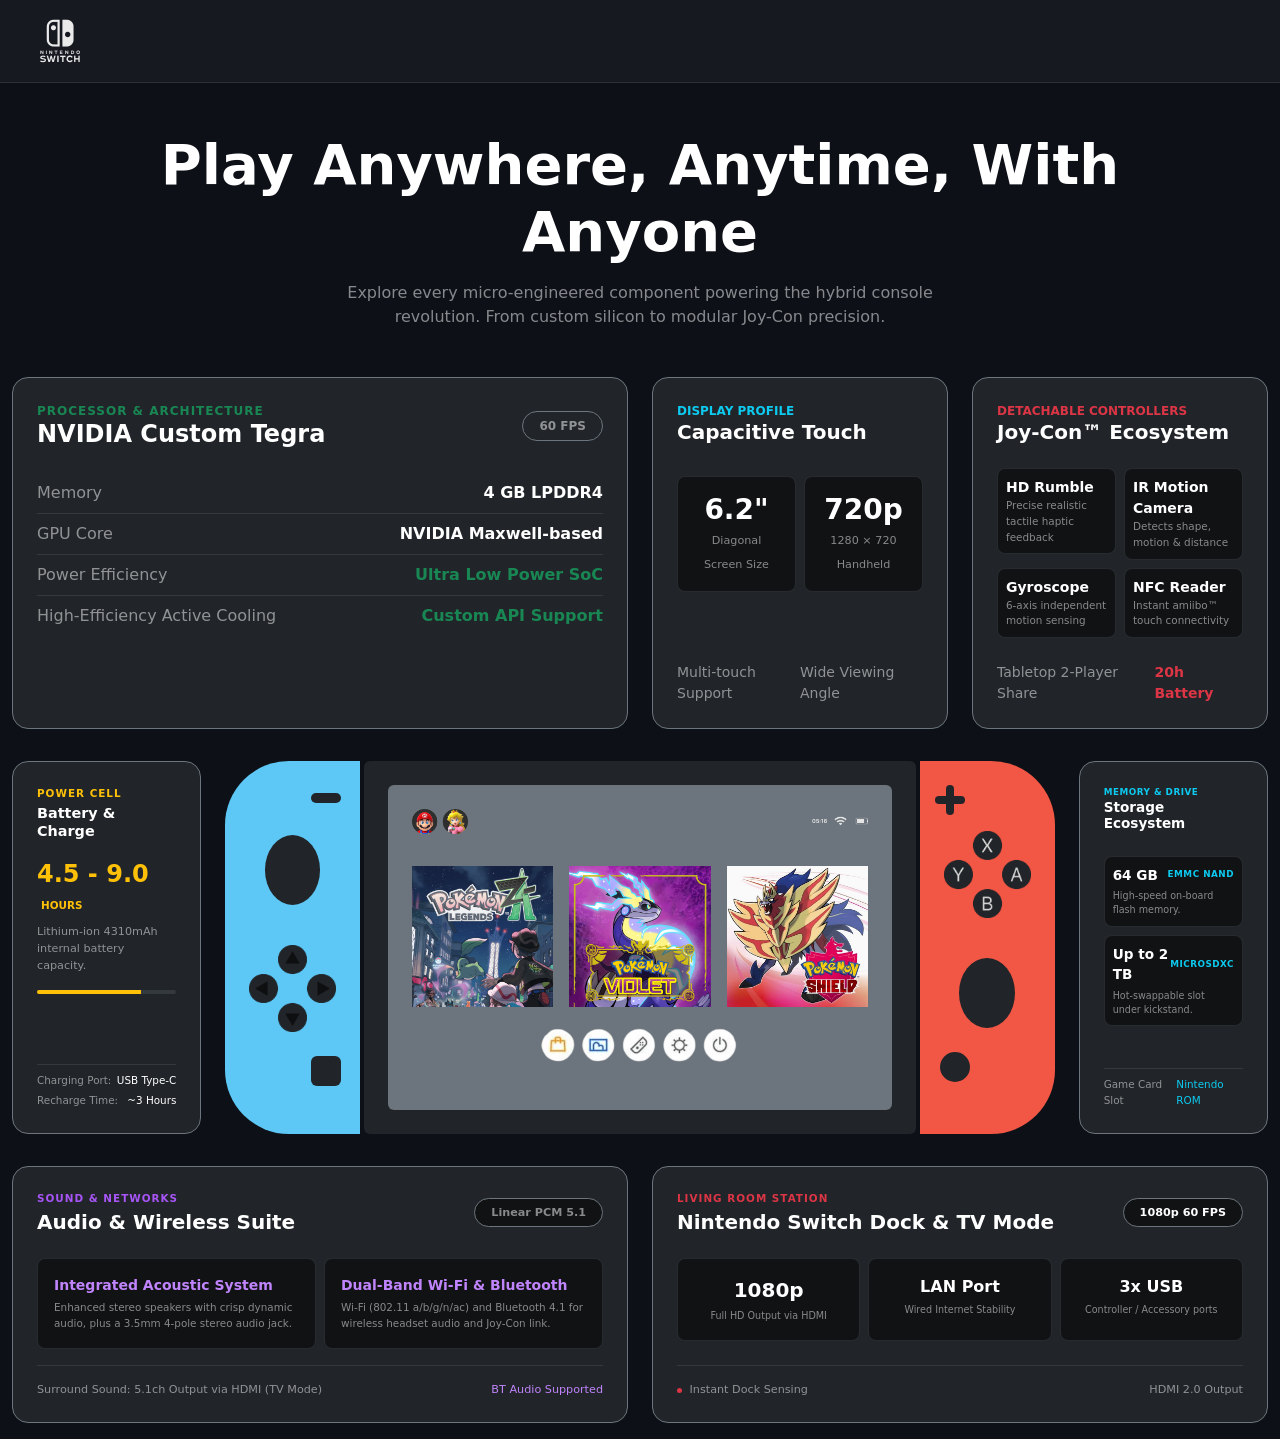
<file: index.html>
<!doctype html>
<html lang="en">
  <head>
    <meta charset="UTF-8" />
    <meta name="viewport" content="width=device-width, initial-scale=1.0" />
    <title>Bento Layout</title>
    <link
      href="https://cdn.jsdelivr.net/npm/bootstrap@5.3.8/dist/css/bootstrap.min.css"
      rel="stylesheet"
      integrity="sha384-sRIl4kxILFvY47J16cr9ZwB07vP4J8+LH7qKQnuqkuIAvNWLzeN8tE5YBujZqJLB"
      crossorigin="anonymous"
    />
    <link href="styles.css" rel="stylesheet" />
  </head>

  <body class="bg-color">
      <nav class="navbar navbar-expand-lg glass-menu container-fluid px-4 py-3">
        <div class="container-fluid">
          <img src="assets/img/logo_white.png" alt="Logo" />
        </div>
      </nav>

    <div class="container text-center text-white my-5">
      <h1 class="display-4 fw-bold mb-3">
        Play Anywhere, Anytime, With Anyone
      </h1>
      <p class="text-white-50 mx-auto w-75" style="max-width: 600px">
        Explore every micro-engineered component powering the hybrid console
        revolution. From custom silicon to modular Joy-Con precision.
      </p>
    </div>

    <div class="container-fluid">
      <!-- First Row -->
      <div class="row g-4">
        <div class="col-12 col-lg-6">
          <div
            class="bg-dark text-white rounded-4 p-4 h-100 border border-secondary"
          >
            <div class="d-flex justify-content-between align-items-center mb-3">
              <div class="d-flex align-items-center">
                <div>
                  <div
                    class="text-success small fw-bold tracking-wider font-size-lg"
                  >
                    PROCESSOR & ARCHITECTURE
                  </div>
                  <h4 class="fw-bold mb-0">NVIDIA Custom Tegra</h4>
                </div>
              </div>
              <span
                class="badge border border-secondary text-white-50 rounded-pill px-3 py-2"
                >60 FPS</span
              >
            </div>

            <div class="mt-4">
              <div
                class="d-flex justify-content-between py-2 border-bottom border-secondary border-opacity-25"
              >
                <span class="text-white-50">Memory</span>
                <span class="fw-bold">4 GB LPDDR4</span>
              </div>
              <div
                class="d-flex justify-content-between py-2 border-bottom border-secondary border-opacity-25"
              >
                <span class="text-white-50">GPU Core</span>
                <span class="fw-bold">NVIDIA Maxwell-based</span>
              </div>
              <div
                class="d-flex justify-content-between py-2 border-bottom border-secondary border-opacity-25"
              >
                <span class="text-white-50">Power Efficiency</span>
                <span class="fw-bold text-success">Ultra Low Power SoC</span>
              </div>
              <div class="d-flex justify-content-between pt-2">
                <span class="text-white-50"
                  >High-Efficiency Active Cooling</span
                >
                <span class="fw-bold text-success">Custom API Support</span>
              </div>
            </div>
          </div>
        </div>

        <div class="col-12 col-md-6 col-lg-3">
          <div
            class="bg-dark text-white rounded-4 p-4 h-100 border border-secondary d-flex flex-column justify-content-between"
          >
            <div>
              <div
                class="d-flex justify-content-between align-items-center mb-3"
              >
                <div class="d-flex align-items-center">
                  <div>
                    <div class="text-info small fw-bold font-size-lg">
                      DISPLAY PROFILE
                    </div>
                    <h5 class="fw-bold mb-0">Capacitive Touch</h5>
                  </div>
                </div>
              </div>

              <div class="row g-2 mt-4">
                <div class="col-6">
                  <div
                    class="bg-black bg-opacity-50 p-3 rounded-3 text-center border border-secondary border-opacity-25"
                  >
                    <h3 class="fw-bold mb-0">6.2"</h3>
                    <small class="text-white-50" style="font-size: 0.7rem"
                      >Diagonal Screen Size</small
                    >
                  </div>
                </div>
                <div class="col-6">
                  <div
                    class="bg-black bg-opacity-50 p-3 rounded-3 text-center border border-secondary border-opacity-25"
                  >
                    <h3 class="fw-bold mb-0">720p</h3>
                    <small class="text-white-50" style="font-size: 0.7rem"
                      >1280 × 720 Handheld</small
                    >
                  </div>
                </div>
              </div>
            </div>

            <div
              class="d-flex justify-content-between align-items-center text-white-50 small mt-3 pt-2"
            >
              <span> Multi-touch Support </span>
              <span>Wide Viewing Angle</span>
            </div>
          </div>
        </div>

        <div class="col-12 col-md-6 col-lg-3">
          <div
            class="bg-dark text-white rounded-4 p-4 h-100 border border-secondary d-flex flex-column justify-content-between"
          >
            <div>
              <div
                class="d-flex justify-content-between align-items-center mb-3"
              >
                <div>
                  <div class="text-danger small fw-bold font-size-lg">
                    DETACHABLE CONTROLLERS
                  </div>
                  <h5 class="fw-bold mb-0">Joy-Con™ Ecosystem</h5>
                </div>
              </div>

              <div class="row g-2 mt-3">
                <div class="col-6">
                  <div
                    class="bg-black bg-opacity-50 p-2 rounded-3 border border-secondary border-opacity-25"
                  >
                    <div class="fw-bold small">HD Rumble</div>
                    <div class="text-white-50 font-size-sm">
                      Precise realistic tactile haptic feedback
                    </div>
                  </div>
                </div>
                <div class="col-6">
                  <div
                    class="bg-black bg-opacity-50 p-2 rounded-3 border border-secondary border-opacity-25"
                  >
                    <div class="fw-bold small">IR Motion Camera</div>
                    <div class="text-white-50 font-size-sm">
                      Detects shape, motion & distance
                    </div>
                  </div>
                </div>
                <div class="col-6">
                  <div
                    class="bg-black bg-opacity-50 p-2 rounded-3 border border-secondary border-opacity-25"
                  >
                    <div class="fw-bold small">Gyroscope</div>
                    <div class="text-white-50 font-size-sm">
                      6-axis independent motion sensing
                    </div>
                  </div>
                </div>
                <div class="col-6">
                  <div
                    class="bg-black bg-opacity-50 p-2 rounded-3 border border-secondary border-opacity-25"
                  >
                    <div class="fw-bold small">NFC Reader</div>
                    <div class="text-white-50 font-size-sm">
                      Instant amiibo™ touch connectivity
                    </div>
                  </div>
                </div>
              </div>
            </div>

            <div
              class="d-flex justify-content-between align-items-center text-white-50 small mt-3 pt-2"
            >
              <span>Tabletop 2-Player Share</span>
              <span class="text-danger fw-bold">20h Battery</span>
            </div>
          </div>
        </div>
      </div>

      <!-- Second Row -->
      <div class="row g-4 mt-2">
        <!-- Battery & Charge -->
        <div class="col-12 col-xl-2 col-l-1 mt-4">
          <div
            class="bg-dark text-white rounded-4 p-4 h-100 border border-secondary d-flex flex-column justify-content-between"
          >
            <div>
              <div
                class="text-warning small fw-bold mb-1 tracking-wider font-size-sm"
              >
                POWER CELL
              </div>
              <h6 class="fw-bold mb-3" style="font-size: 0.9rem">
                Battery & Charge
              </h6>
              <div class="mb-2">
                <span class="fs-4 fw-bold text-warning">4.5 - 9.0</span>
                <span class="small fw-bold text-warning ms-1 font-size-sm"
                  >HOURS</span
                >
              </div>
              <p class="text-white-50 mb-3 font-size-md">
                Lithium-ion 4310mAh internal battery capacity.
              </p>
              <div
                class="progress bg-secondary bg-opacity-25 mb-3"
                style="height: 4px"
              >
                <div class="progress-bar bg-warning w-75"></div>
              </div>
            </div>
            <div
              class="border-top border-secondary border-opacity-25 pt-2 text-white-50 font-size-sm"
            >
              <div class="d-flex justify-content-between mb-1">
                <span>Charging Port:</span>
                <span class="text-white">USB Type-C</span>
              </div>
              <div class="d-flex justify-content-between">
                <span>Recharge Time:</span>
                <span class="text-white">~3 Hours</span>
              </div>
            </div>
          </div>
        </div>

        <div class="col-12 col-xl-8 mt-4">
          <div class="row g-1 h-100 d-none d-sm-flex">
            <!-- Blue Joy-Con Start -->
            <div class="col-3 col-md-2">
              <div class="p-4 joycon-blue h-100">
                <div class="row">
                  <div class="col-4"></div>
                  <div class="col-4"></div>
                  <div
                    class="bg-dark col-4 rounded-pill my-2 joycon-pill"
                  ></div>
                </div>
                <div class="row">
                  <div class="col-3"></div>
                  <div
                    class="col-6 bg-dark rounded-circle my-4 joycon-stick"
                  ></div>
                  <div class="col-3"></div>
                </div>
                <div class="row">
                  <div class="col mt-3">
                    <img
                      src="assets/img/arrow_btn.png"
                      alt="Joy-Con"
                      class="img-fluid"
                    />
                  </div>
                </div>
                <div class="row">
                  <div class="col-4"></div>
                  <div class="col-4"></div>
                  <div
                    class="bg-dark col-4 rounded my-4 joycon-button-sq"
                  ></div>
                </div>
              </div>
            </div>
            <!-- Blue Joy-Con End -->

            <div class="col-6 col-md-8">
              <div
                class="bg-dark rounded-2 p-4 h-100 d-flex justify-content-center align-items-center console-screen-wrapper"
              >
                <div class="text-center d-md-none">
                  <img
                    src="assets/img/logo_gray.png"
                    alt="Logo"
                    class="img-fluid"
                    style="max-width: 120px"
                  />
                </div>
                <div class="col-12 h-100 d-none d-md-block">
                  <div
                    class="bg-secondary rounded-2 p-4 h-100 d-none d-md-block"
                  >
                    <div class="row">
                      <div class="col-2">
                        <img
                          src="assets/img/profile.png"
                          alt="Profile"
                          class="img-fluid"
                        />
                      </div>
                      <div class="col-8"></div>
                      <div class="col-2">
                        <img
                          src="assets/img/status_bar.png"
                          alt="Status Bar"
                          class="img-fluid"
                        />
                      </div>
                    </div>
                    <div class="row g-3">
                      <div class="col-4 mt-5">
                        <img
                          src="assets/img/pokemon_za.jpg"
                          alt="Pokemon Z-A"
                          class="img-fluid"
                        />
                      </div>
                      <div class="col-4 mt-5">
                        <img
                          src="assets/img/pokemon_violet.jpg"
                          alt="Pokemon Violet"
                          class="img-fluid"
                        />
                      </div>
                      <div class="col-4 mt-5">
                        <img
                          src="assets/img/pokemon_shield.jpg"
                          alt="Pokemon Shield"
                          class="img-fluid"
                        />
                      </div>
                    </div>
                    <div class="row justify-content-center">
                      <div class="col-8 mt-3 text-center">
                        <img
                          src="assets/img/menu_bar.png"
                          alt="Menu Bar"
                          class="img-fluid"
                        />
                      </div>
                    </div>
                  </div>
                </div>
              </div>
            </div>

            <!-- Red Joy-Con Start -->
            <div class="col-3 col-md-2">
              <div class="p-4 joycon-red h-100">
                <div class="row">
                  <div class="col-4 position-relative" style="height: 30px">
                    <div
                      class="bg-dark rounded-pill position-absolute top-50 start-50 translate-middle joycon-red-pill"
                    ></div>
                    <div
                      class="bg-dark rounded-pill position-absolute top-50 start-50 translate-middle joycon-red-pill-vert"
                    ></div>
                  </div>
                  <div class="col-4"></div>
                  <div class="col-4"></div>
                </div>

                <div class="row">
                  <div class="col my-3">
                    <img
                      src="assets/img/letter_btn.png"
                      alt="Joy-Con"
                      class="img-fluid"
                    />
                  </div>
                </div>

                <div class="row">
                  <div class="col-3"></div>
                  <div
                    class="col-6 bg-dark rounded-circle mt-4 joycon-stick"
                  ></div>
                  <div class="col-3"></div>
                </div>

                <div class="row">
                  <div
                    class="bg-dark rounded-circle my-4 mx-2 joycon-button-sq"
                  ></div>
                  <div class="col-4"></div>
                  <div class="col-4"></div>
                </div>
              </div>
            </div>
            <!-- Red Joy-Con End -->
          </div>
        </div>

        <div class="col-12 col-xl-2 mt-4">
          <div
            class="bg-dark text-white rounded-4 p-4 h-100 border border-secondary d-flex flex-column justify-content-between"
          >
            <div>
              <div class="d-flex align-items-center mb-2">
                <div>
                  <div class="text-info fw-bold font-size-label">
                    MEMORY & DRIVE
                  </div>
                  <h6 class="fw-bold mb-3" style="font-size: 0.85rem">
                    Storage Ecosystem
                  </h6>
                </div>
              </div>

              <div
                class="bg-black bg-opacity-50 p-2 rounded-3 border border-secondary border-opacity-25 mb-2"
              >
                <div class="d-flex justify-content-between align-items-center">
                  <span class="fw-bold" style="font-size: 0.85rem">64 GB</span>
                  <span class="text-info fw-bold font-size-label"
                    >EMMC NAND</span
                  >
                </div>
                <p class="text-white-50 mb-0 mt-1 font-size-xs">
                  High-speed on-board flash memory.
                </p>
              </div>

              <div
                class="bg-black bg-opacity-50 p-2 rounded-3 border border-secondary border-opacity-25"
              >
                <div class="d-flex justify-content-between align-items-center">
                  <span class="fw-bold" style="font-size: 0.85rem"
                    >Up to 2 TB</span
                  >
                  <span class="text-info fw-bold font-size-label"
                    >MICROSDXC</span
                  >
                </div>
                <p class="text-white-50 mb-0 mt-1 font-size-xs">
                  Hot-swappable slot under kickstand.
                </p>
              </div>
            </div>

            <div
              class="border-top border-secondary border-opacity-25 pt-2 text-white-50 d-flex justify-content-between font-size-sm"
            >
              <span>Game Card Slot</span>
              <span class="text-info">Nintendo ROM</span>
            </div>
          </div>
        </div>
      </div>

      <!-- Third Row -->
      <div class="row g-4 mt-2 mb-3">
        <!-- Audio & Wireless Suite -->
        <div class="col-12 col-lg-6">
          <div
            class="bg-dark text-white rounded-4 p-4 h-100 border border-secondary d-flex flex-column justify-content-between"
          >
            <div>
              <div
                class="d-flex justify-content-between align-items-center mb-3"
              >
                <div>
                  <div
                    class="text-purple-custom small fw-bold mb-1 tracking-wider font-size-sm"
                  >
                    SOUND & NETWORKS
                  </div>
                  <h5 class="fw-bold mb-0">Audio & Wireless Suite</h5>
                </div>
                <span
                  class="badge border border-secondary text-white-50 rounded-pill px-3 py-2 bg-black bg-opacity-50 font-size-md"
                  >Linear PCM 5.1</span
                >
              </div>

              <div class="row g-2 mt-3">
                <div class="col-12 col-md-6">
                  <div
                    class="bg-black bg-opacity-50 p-3 rounded-3 border border-secondary border-opacity-25 h-100"
                  >
                    <div class="fw-bold small mb-1 text-purple-light">
                      Integrated Acoustic System
                    </div>
                    <p class="text-white-50 mb-0 font-size-sm">
                      Enhanced stereo speakers with crisp dynamic audio, plus a
                      3.5mm 4-pole stereo audio jack.
                    </p>
                  </div>
                </div>
                <div class="col-12 col-md-6">
                  <div
                    class="bg-black bg-opacity-50 p-3 rounded-3 border border-secondary border-opacity-25 h-100"
                  >
                    <div class="fw-bold small mb-1 text-purple-light">
                      Dual-Band Wi-Fi & Bluetooth
                    </div>
                    <p class="text-white-50 mb-0 font-size-sm">
                      Wi-Fi (802.11 a/b/g/n/ac) and Bluetooth 4.1 for wireless
                      headset audio and Joy-Con link.
                    </p>
                  </div>
                </div>
              </div>
            </div>

            <div
              class="d-flex justify-content-between align-items-center text-white-50 pt-3 mt-3 border-top border-secondary border-opacity-25 font-size-md"
            >
              <span>Surround Sound: 5.1ch Output via HDMI (TV Mode)</span>
              <span class="text-purple-light fw-medium"
                >BT Audio Supported</span
              >
            </div>
          </div>
        </div>

        <div class="col-12 col-lg-6">
          <div
            class="bg-dark text-white rounded-4 p-4 h-100 border border-secondary d-flex flex-column justify-content-between"
          >
            <div>
              <div
                class="d-flex justify-content-between align-items-center mb-3"
              >
                <div>
                  <div
                    class="text-danger small fw-bold mb-1 tracking-wider font-size-sm"
                  >
                    LIVING ROOM STATION
                  </div>
                  <h5 class="fw-bold mb-0">Nintendo Switch Dock & TV Mode</h5>
                </div>
                <span
                  class="badge border border-secondary text-white rounded-pill px-3 py-2 bg-black bg-opacity-50 font-size-md"
                  >1080p 60 FPS</span
                >
              </div>

              <div class="row g-2 mt-3">
                <div class="col-4">
                  <div
                    class="bg-black bg-opacity-50 p-3 rounded-3 border border-secondary border-opacity-25 text-center h-100"
                  >
                    <div class="fw-bold fs-5 mb-1">1080p</div>
                    <p class="text-white-50 mb-0 font-size-xs">
                      Full HD Output via HDMI
                    </p>
                  </div>
                </div>
                <div class="col-4">
                  <div
                    class="bg-black bg-opacity-50 p-3 rounded-3 border border-secondary border-opacity-25 text-center h-100"
                  >
                    <div class="fw-bold fs-6 mb-1">LAN Port</div>
                    <p class="text-white-50 mb-0 font-size-xs">
                      Wired Internet Stability
                    </p>
                  </div>
                </div>
                <div class="col-4">
                  <div
                    class="bg-black bg-opacity-50 p-3 rounded-3 border border-secondary border-opacity-25 text-center h-100"
                  >
                    <div class="fw-bold fs-6 mb-1">3x USB</div>
                    <p class="text-white-50 mb-0 font-size-xs">
                      Controller / Accessory ports
                    </p>
                  </div>
                </div>
              </div>
            </div>

            <div
              class="d-flex justify-content-between align-items-center text-white-50 pt-3 mt-3 border-top border-secondary border-opacity-25 font-size-md"
            >
              <span>
                <span
                  class="rounded-circle bg-danger d-inline-block me-1"
                  style="width: 5px; height: 5px"
                ></span>
                Instant Dock Sensing
              </span>
              <span>HDMI 2.0 Output</span>
            </div>
          </div>
        </div>
      </div>
    </div>
  </body>
</html>
</file>
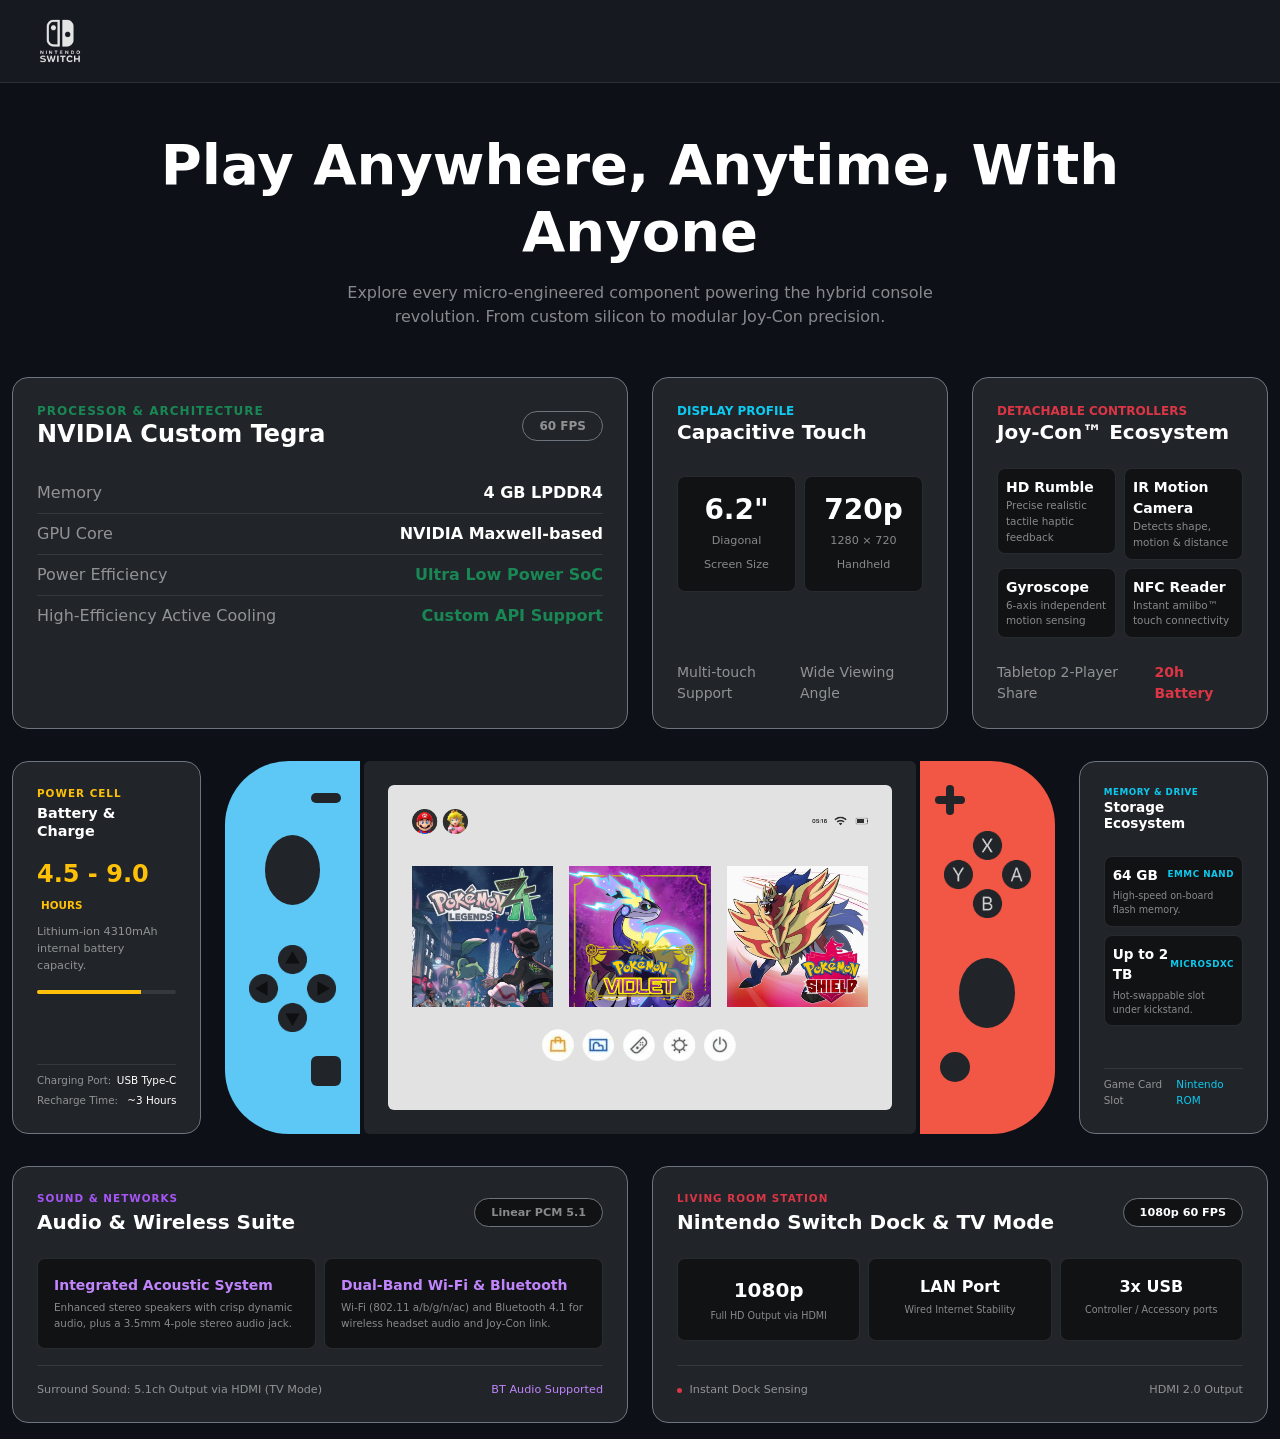
<file: Activity 1 - Bento Layout/index.html>
<!doctype html>
<html lang="en">
  <head>
    <meta charset="UTF-8" />
    <meta name="viewport" content="width=device-width, initial-scale=1.0" />
    <title>Nintendo Switch | Bento Layout</title>
    <link rel="icon" type="image/svg+xml" href="assets/img/ns_icon.svg">
    <link
      href="https://cdn.jsdelivr.net/npm/bootstrap@5.3.8/dist/css/bootstrap.min.css"
      rel="stylesheet"
      integrity="sha384-sRIl4kxILFvY47J16cr9ZwB07vP4J8+LH7qKQnuqkuIAvNWLzeN8tE5YBujZqJLB"
      crossorigin="anonymous"
    />
    <link href="styles.css" rel="stylesheet" />
  </head>

  <body class="bg-color">
      <nav class="navbar navbar-expand-lg glass-menu container-fluid px-4 py-3">
        <div class="container-fluid">
          <img src="assets/img/logo_white.svg" alt="Logo" />
        </div>
      </nav>

    <div class="container text-center text-white my-5">
      <h1 class="display-4 fw-bold mb-3">
        Play Anywhere, Anytime, With Anyone
      </h1>
      <p class="text-white-50 mx-auto w-75" style="max-width: 600px">
        Explore every micro-engineered component powering the hybrid console
        revolution. From custom silicon to modular Joy-Con precision.
      </p>
    </div>

    <div class="container-fluid">
      <!-- First Row -->
      <div class="row g-4">
        <div class="col-12 col-lg-6">
          <div
            class="bg-dark text-white rounded-4 p-4 h-100 border border-secondary"
          >
            <div class="d-flex justify-content-between align-items-center mb-3">
              <div class="d-flex align-items-center">
                <div>
                  <div
                    class="text-success small fw-bold tracking-wider font-size-lg"
                  >
                    PROCESSOR & ARCHITECTURE
                  </div>
                  <h4 class="fw-bold mb-0">NVIDIA Custom Tegra</h4>
                </div>
              </div>
              <span
                class="badge border border-secondary text-white-50 rounded-pill px-3 py-2"
                >60 FPS</span
              >
            </div>

            <div class="mt-4">
              <div
                class="d-flex justify-content-between py-2 border-bottom border-secondary border-opacity-25"
              >
                <span class="text-white-50">Memory</span>
                <span class="fw-bold">4 GB LPDDR4</span>
              </div>
              <div
                class="d-flex justify-content-between py-2 border-bottom border-secondary border-opacity-25"
              >
                <span class="text-white-50">GPU Core</span>
                <span class="fw-bold">NVIDIA Maxwell-based</span>
              </div>
              <div
                class="d-flex justify-content-between py-2 border-bottom border-secondary border-opacity-25"
              >
                <span class="text-white-50">Power Efficiency</span>
                <span class="fw-bold text-success">Ultra Low Power SoC</span>
              </div>
              <div class="d-flex justify-content-between pt-2">
                <span class="text-white-50"
                  >High-Efficiency Active Cooling</span
                >
                <span class="fw-bold text-success">Custom API Support</span>
              </div>
            </div>
          </div>
        </div>

        <div class="col-12 col-md-6 col-lg-3">
          <div
            class="bg-dark text-white rounded-4 p-4 h-100 border border-secondary d-flex flex-column justify-content-between"
          >
            <div>
              <div
                class="d-flex justify-content-between align-items-center mb-3"
              >
                <div class="d-flex align-items-center">
                  <div>
                    <div class="text-info small fw-bold font-size-lg">
                      DISPLAY PROFILE
                    </div>
                    <h5 class="fw-bold mb-0">Capacitive Touch</h5>
                  </div>
                </div>
              </div>

              <div class="row g-2 mt-4">
                <div class="col-6">
                  <div
                    class="bg-black bg-opacity-50 p-3 rounded-3 text-center border border-secondary border-opacity-25"
                  >
                    <h3 class="fw-bold mb-0">6.2"</h3>
                    <small class="text-white-50" style="font-size: 0.7rem"
                      >Diagonal Screen Size</small
                    >
                  </div>
                </div>
                <div class="col-6">
                  <div
                    class="bg-black bg-opacity-50 p-3 rounded-3 text-center border border-secondary border-opacity-25"
                  >
                    <h3 class="fw-bold mb-0">720p</h3>
                    <small class="text-white-50" style="font-size: 0.7rem"
                      >1280 × 720 Handheld</small
                    >
                  </div>
                </div>
              </div>
            </div>

            <div
              class="d-flex justify-content-between align-items-center text-white-50 small mt-3 pt-2"
            >
              <span> Multi-touch Support </span>
              <span>Wide Viewing Angle</span>
            </div>
          </div>
        </div>

        <div class="col-12 col-md-6 col-lg-3">
          <div
            class="bg-dark text-white rounded-4 p-4 h-100 border border-secondary d-flex flex-column justify-content-between"
          >
            <div>
              <div
                class="d-flex justify-content-between align-items-center mb-3"
              >
                <div>
                  <div class="text-danger small fw-bold font-size-lg">
                    DETACHABLE CONTROLLERS
                  </div>
                  <h5 class="fw-bold mb-0">Joy-Con™ Ecosystem</h5>
                </div>
              </div>

              <div class="row g-2 mt-3">
                <div class="col-6">
                  <div
                    class="bg-black bg-opacity-50 p-2 rounded-3 border border-secondary border-opacity-25"
                  >
                    <div class="fw-bold small">HD Rumble</div>
                    <div class="text-white-50 font-size-sm">
                      Precise realistic tactile haptic feedback
                    </div>
                  </div>
                </div>
                <div class="col-6">
                  <div
                    class="bg-black bg-opacity-50 p-2 rounded-3 border border-secondary border-opacity-25"
                  >
                    <div class="fw-bold small">IR Motion Camera</div>
                    <div class="text-white-50 font-size-sm">
                      Detects shape, motion & distance
                    </div>
                  </div>
                </div>
                <div class="col-6">
                  <div
                    class="bg-black bg-opacity-50 p-2 rounded-3 border border-secondary border-opacity-25"
                  >
                    <div class="fw-bold small">Gyroscope</div>
                    <div class="text-white-50 font-size-sm">
                      6-axis independent motion sensing
                    </div>
                  </div>
                </div>
                <div class="col-6">
                  <div
                    class="bg-black bg-opacity-50 p-2 rounded-3 border border-secondary border-opacity-25"
                  >
                    <div class="fw-bold small">NFC Reader</div>
                    <div class="text-white-50 font-size-sm">
                      Instant amiibo™ touch connectivity
                    </div>
                  </div>
                </div>
              </div>
            </div>

            <div
              class="d-flex justify-content-between align-items-center text-white-50 small mt-3 pt-2"
            >
              <span>Tabletop 2-Player Share</span>
              <span class="text-danger fw-bold">20h Battery</span>
            </div>
          </div>
        </div>
      </div>

      <!-- Second Row -->
      <div class="row g-4 mt-2">
        <!-- Battery & Charge -->
        <div class="col-12 col-xl-2 col-l-1 mt-4">
          <div
            class="bg-dark text-white rounded-4 p-4 h-100 border border-secondary d-flex flex-column justify-content-between"
          >
            <div>
              <div
                class="text-warning small fw-bold mb-1 tracking-wider font-size-sm"
              >
                POWER CELL
              </div>
              <h6 class="fw-bold mb-3" style="font-size: 0.9rem">
                Battery & Charge
              </h6>
              <div class="mb-2">
                <span class="fs-4 fw-bold text-warning">4.5 - 9.0</span>
                <span class="small fw-bold text-warning ms-1 font-size-sm"
                  >HOURS</span
                >
              </div>
              <p class="text-white-50 mb-3 font-size-md">
                Lithium-ion 4310mAh internal battery capacity.
              </p>
              <div
                class="progress bg-secondary bg-opacity-25 mb-3"
                style="height: 4px"
              >
                <div class="progress-bar bg-warning w-75"></div>
              </div>
            </div>
            <div
              class="border-top border-secondary border-opacity-25 pt-2 text-white-50 font-size-sm"
            >
              <div class="d-flex justify-content-between mb-1">
                <span>Charging Port:</span>
                <span class="text-white">USB Type-C</span>
              </div>
              <div class="d-flex justify-content-between">
                <span>Recharge Time:</span>
                <span class="text-white">~3 Hours</span>
              </div>
            </div>
          </div>
        </div>

        <div class="col-12 col-xl-8 mt-4">
          <div class="row g-1 h-100 d-none d-sm-flex">
            <!-- Blue Joy-Con Start -->
            <div class="col-3 col-md-2">
              <div class="p-4 joycon-blue h-100">
                <div class="row">
                  <div class="col-4"></div>
                  <div class="col-4"></div>
                  <div
                    class="bg-dark col-4 rounded-pill my-2 joycon-pill"
                  ></div>
                </div>
                <div class="row">
                  <div class="col-3"></div>
                  <div
                    class="col-6 bg-dark rounded-circle my-4 joycon-stick"
                  ></div>
                  <div class="col-3"></div>
                </div>
                <div class="row">
                  <div class="col mt-3">
                    <img
                      src="assets/img/arrow_btn.png"
                      alt="Joy-Con"
                      class="img-fluid"
                    />
                  </div>
                </div>
                <div class="row">
                  <div class="col-4"></div>
                  <div class="col-4"></div>
                  <div
                    class="bg-dark col-4 rounded my-4 joycon-button-sq"
                  ></div>
                </div>
              </div>
            </div>
            <!-- Blue Joy-Con End -->

            <div class="col-6 col-md-8">
              <div
                class="bg-dark rounded-2 p-4 h-100 d-flex justify-content-center align-items-center console-screen-wrapper"
              >
                <div class="text-center d-md-none">
                  <img
                    src="assets/img/logo_gray.svg"
                    alt="Logo"
                    class="img-fluid"
                    style="max-width: 150px"
                  />
                </div>
                <div class="col-12 h-100 d-none d-md-block">
                  <div
                    class="screen-color rounded-2 p-4 h-100 d-none d-md-block"
                  >
                    <div class="row">
                      <div class="col-2">
                        <img
                          src="assets/img/profile.png"
                          alt="Profile"
                          class="img-fluid"
                        />
                      </div>
                      <div class="col-8"></div>
                      <div class="col-2">
                        <img
                          src="assets/img/status_bar.png"
                          alt="Status Bar"
                          class="img-fluid"
                        />
                      </div>
                    </div>
                    <div class="row g-3">
                      <div class="col-4 mt-5">
                        <img
                          src="assets/img/pokemon_za.jpg"
                          alt="Pokemon Z-A"
                          class="img-fluid"
                        />
                      </div>
                      <div class="col-4 mt-5">
                        <img
                          src="assets/img/pokemon_violet.jpg"
                          alt="Pokemon Violet"
                          class="img-fluid"
                        />
                      </div>
                      <div class="col-4 mt-5">
                        <img
                          src="assets/img/pokemon_shield.jpg"
                          alt="Pokemon Shield"
                          class="img-fluid"
                        />
                      </div>
                    </div>
                    <div class="row justify-content-center">
                      <div class="col-8 mt-3 text-center">
                        <img
                          src="assets/img/menu_bar.png"
                          alt="Menu Bar"
                          class="img-fluid"
                        />
                      </div>
                    </div>
                  </div>
                </div>
              </div>
            </div>

            <!-- Red Joy-Con Start -->
            <div class="col-3 col-md-2">
              <div class="p-4 joycon-red h-100">
                <div class="row">
                  <div class="col-4 position-relative" style="height: 30px">
                    <div
                      class="bg-dark rounded-pill position-absolute top-50 start-50 translate-middle joycon-red-pill"
                    ></div>
                    <div
                      class="bg-dark rounded-pill position-absolute top-50 start-50 translate-middle joycon-red-pill-vert"
                    ></div>
                  </div>
                  <div class="col-4"></div>
                  <div class="col-4"></div>
                </div>

                <div class="row">
                  <div class="col my-3">
                    <img
                      src="assets/img/letter_btn.png"
                      alt="Joy-Con"
                      class="img-fluid"
                    />
                  </div>
                </div>

                <div class="row">
                  <div class="col-3"></div>
                  <div
                    class="col-6 bg-dark rounded-circle mt-4 joycon-stick"
                  ></div>
                  <div class="col-3"></div>
                </div>

                <div class="row">
                  <div
                    class="bg-dark rounded-circle my-4 mx-2 joycon-button-sq"
                  ></div>
                  <div class="col-4"></div>
                  <div class="col-4"></div>
                </div>
              </div>
            </div>
            <!-- Red Joy-Con End -->
          </div>
        </div>

        <div class="col-12 col-xl-2 mt-4">
          <div
            class="bg-dark text-white rounded-4 p-4 h-100 border border-secondary d-flex flex-column justify-content-between"
          >
            <div>
              <div class="d-flex align-items-center mb-2">
                <div>
                  <div class="text-info fw-bold font-size-label">
                    MEMORY & DRIVE
                  </div>
                  <h6 class="fw-bold mb-3" style="font-size: 0.85rem">
                    Storage Ecosystem
                  </h6>
                </div>
              </div>

              <div
                class="bg-black bg-opacity-50 p-2 rounded-3 border border-secondary border-opacity-25 mb-2"
              >
                <div class="d-flex justify-content-between align-items-center">
                  <span class="fw-bold" style="font-size: 0.85rem">64 GB</span>
                  <span class="text-info fw-bold font-size-label"
                    >EMMC NAND</span
                  >
                </div>
                <p class="text-white-50 mb-0 mt-1 font-size-xs">
                  High-speed on-board flash memory.
                </p>
              </div>

              <div
                class="bg-black bg-opacity-50 p-2 rounded-3 border border-secondary border-opacity-25"
              >
                <div class="d-flex justify-content-between align-items-center">
                  <span class="fw-bold" style="font-size: 0.85rem"
                    >Up to 2 TB</span
                  >
                  <span class="text-info fw-bold font-size-label"
                    >MICROSDXC</span
                  >
                </div>
                <p class="text-white-50 mb-0 mt-1 font-size-xs">
                  Hot-swappable slot under kickstand.
                </p>
              </div>
            </div>

            <div
              class="border-top border-secondary border-opacity-25 pt-2 text-white-50 d-flex justify-content-between font-size-sm"
            >
              <span>Game Card Slot</span>
              <span class="text-info">Nintendo ROM</span>
            </div>
          </div>
        </div>
      </div>

      <!-- Third Row -->
      <div class="row g-4 mt-2 mb-3">
        <!-- Audio & Wireless Suite -->
        <div class="col-12 col-lg-6">
          <div
            class="bg-dark text-white rounded-4 p-4 h-100 border border-secondary d-flex flex-column justify-content-between"
          >
            <div>
              <div
                class="d-flex justify-content-between align-items-center mb-3"
              >
                <div>
                  <div
                    class="text-purple-custom small fw-bold mb-1 tracking-wider font-size-sm"
                  >
                    SOUND & NETWORKS
                  </div>
                  <h5 class="fw-bold mb-0">Audio & Wireless Suite</h5>
                </div>
                <span
                  class="badge border border-secondary text-white-50 rounded-pill px-3 py-2 bg-black bg-opacity-50 font-size-md"
                  >Linear PCM 5.1</span
                >
              </div>

              <div class="row g-2 mt-3">
                <div class="col-12 col-md-6">
                  <div
                    class="bg-black bg-opacity-50 p-3 rounded-3 border border-secondary border-opacity-25 h-100"
                  >
                    <div class="fw-bold small mb-1 text-purple-light">
                      Integrated Acoustic System
                    </div>
                    <p class="text-white-50 mb-0 font-size-sm">
                      Enhanced stereo speakers with crisp dynamic audio, plus a
                      3.5mm 4-pole stereo audio jack.
                    </p>
                  </div>
                </div>
                <div class="col-12 col-md-6">
                  <div
                    class="bg-black bg-opacity-50 p-3 rounded-3 border border-secondary border-opacity-25 h-100"
                  >
                    <div class="fw-bold small mb-1 text-purple-light">
                      Dual-Band Wi-Fi & Bluetooth
                    </div>
                    <p class="text-white-50 mb-0 font-size-sm">
                      Wi-Fi (802.11 a/b/g/n/ac) and Bluetooth 4.1 for wireless
                      headset audio and Joy-Con link.
                    </p>
                  </div>
                </div>
              </div>
            </div>

            <div
              class="d-flex justify-content-between align-items-center text-white-50 pt-3 mt-3 border-top border-secondary border-opacity-25 font-size-md"
            >
              <span>Surround Sound: 5.1ch Output via HDMI (TV Mode)</span>
              <span class="text-purple-light fw-medium"
                >BT Audio Supported</span
              >
            </div>
          </div>
        </div>

        <div class="col-12 col-lg-6">
          <div
            class="bg-dark text-white rounded-4 p-4 h-100 border border-secondary d-flex flex-column justify-content-between"
          >
            <div>
              <div
                class="d-flex justify-content-between align-items-center mb-3"
              >
                <div>
                  <div
                    class="text-danger small fw-bold mb-1 tracking-wider font-size-sm"
                  >
                    LIVING ROOM STATION
                  </div>
                  <h5 class="fw-bold mb-0">Nintendo Switch Dock & TV Mode</h5>
                </div>
                <span
                  class="badge border border-secondary text-white rounded-pill px-3 py-2 bg-black bg-opacity-50 font-size-md"
                  >1080p 60 FPS</span
                >
              </div>

              <div class="row g-2 mt-3">
                <div class="col-4">
                  <div
                    class="bg-black bg-opacity-50 p-3 rounded-3 border border-secondary border-opacity-25 text-center h-100"
                  >
                    <div class="fw-bold fs-5 mb-1">1080p</div>
                    <p class="text-white-50 mb-0 font-size-xs">
                      Full HD Output via HDMI
                    </p>
                  </div>
                </div>
                <div class="col-4">
                  <div
                    class="bg-black bg-opacity-50 p-3 rounded-3 border border-secondary border-opacity-25 text-center h-100"
                  >
                    <div class="fw-bold fs-6 mb-1">LAN Port</div>
                    <p class="text-white-50 mb-0 font-size-xs">
                      Wired Internet Stability
                    </p>
                  </div>
                </div>
                <div class="col-4">
                  <div
                    class="bg-black bg-opacity-50 p-3 rounded-3 border border-secondary border-opacity-25 text-center h-100"
                  >
                    <div class="fw-bold fs-6 mb-1">3x USB</div>
                    <p class="text-white-50 mb-0 font-size-xs">
                      Controller / Accessory ports
                    </p>
                  </div>
                </div>
              </div>
            </div>

            <div
              class="d-flex justify-content-between align-items-center text-white-50 pt-3 mt-3 border-top border-secondary border-opacity-25 font-size-md"
            >
              <span>
                <span
                  class="rounded-circle bg-danger d-inline-block me-1"
                  style="width: 5px; height: 5px"
                ></span>
                Instant Dock Sensing
              </span>
              <span>HDMI 2.0 Output</span>
            </div>
          </div>
        </div>
      </div>
    </div>
  </body>
</html>
</file>
<file: styles.css>
* {
  transition: all 0.3s ease-in-out;
}

.bg-color {
  background-color: #0d1117;
}

.glass-menu {
  background: rgba(26, 29, 36, 0.75);
  backdrop-filter: blur(10px);
  -webkit-backdrop-filter: blur(10px);
  border-bottom: 1px solid rgba(255, 255, 255, 0.1);
}

.switch-card {
  background-color: #1a1d24 !important;
}

.tracking-wider {
  letter-spacing: 1px;
}

.font-size-xs {
  font-size: 0.6rem;
}

.font-size-sm {
  font-size: 0.65rem;
}

.font-size-md {
  font-size: 0.7rem;
}

.font-size-lg {
  font-size: 0.75rem;
}

.font-size-label {
  font-size: 0.55rem;
  letter-spacing: 0.5px;
}

.joycon-blue {
  height: 400px;
  border-radius: 64px 0 0 64px;
  background-color: #5dc7f5;
}

.joycon-red {
  height: 400px;
  border-radius: 0 64px 64px 0;
  background-color: #f25644;
}

.joycon-pill {
  width: 30px;
  height: 10px;
}

.joycon-stick {
  height: 70px;
}

.joycon-button-sq {
  width: 30px;
  height: 30px;
}

.joycon-red-pill {
  width: 30px;
  height: 8px;
}

.joycon-red-pill-vert {
  width: 8px;
  height: 30px;
}

.console-screen-wrapper {
  height: 400px;
}

.text-purple-custom {
  color: #a855f7;
}

.text-purple-light {
  color: #c084fc;
}
</file>
<file: Activity 1 - Bento Layout/styles.css>
* {
  transition: all 0.3s ease-in-out;
}

.bg-color {
  background-color: #0d1117;
}

.glass-menu {
  background: rgba(26, 29, 36, 0.75);
  backdrop-filter: blur(10px);
  -webkit-backdrop-filter: blur(10px);
  border-bottom: 1px solid rgba(255, 255, 255, 0.1);
}

.switch-card {
  background-color: #1a1d24 !important;
}

.tracking-wider {
  letter-spacing: 1px;
}

.font-size-xs {
  font-size: 0.6rem;
}

.font-size-sm {
  font-size: 0.65rem;
}

.font-size-md {
  font-size: 0.7rem;
}

.font-size-lg {
  font-size: 0.75rem;
}

.font-size-label {
  font-size: 0.55rem;
  letter-spacing: 0.5px;
}

.joycon-blue {
  height: 400px;
  border-radius: 64px 0 0 64px;
  background-color: #5dc7f5;
}

.joycon-red {
  height: 400px;
  border-radius: 0 64px 64px 0;
  background-color: #f25644;
}

.joycon-pill {
  width: 30px;
  height: 10px;
}

.joycon-stick {
  height: 70px;
}

.joycon-button-sq {
  width: 30px;
  height: 30px;
}

.joycon-red-pill {
  width: 30px;
  height: 8px;
}

.joycon-red-pill-vert {
  width: 8px;
  height: 30px;
}

.console-screen-wrapper {
  height: 400px;
}

.text-purple-custom {
  color: #a855f7;
}

.text-purple-light {
  color: #c084fc;
}

.screen-color {
  background-color: rgb(226, 226, 226);
}
</file>
